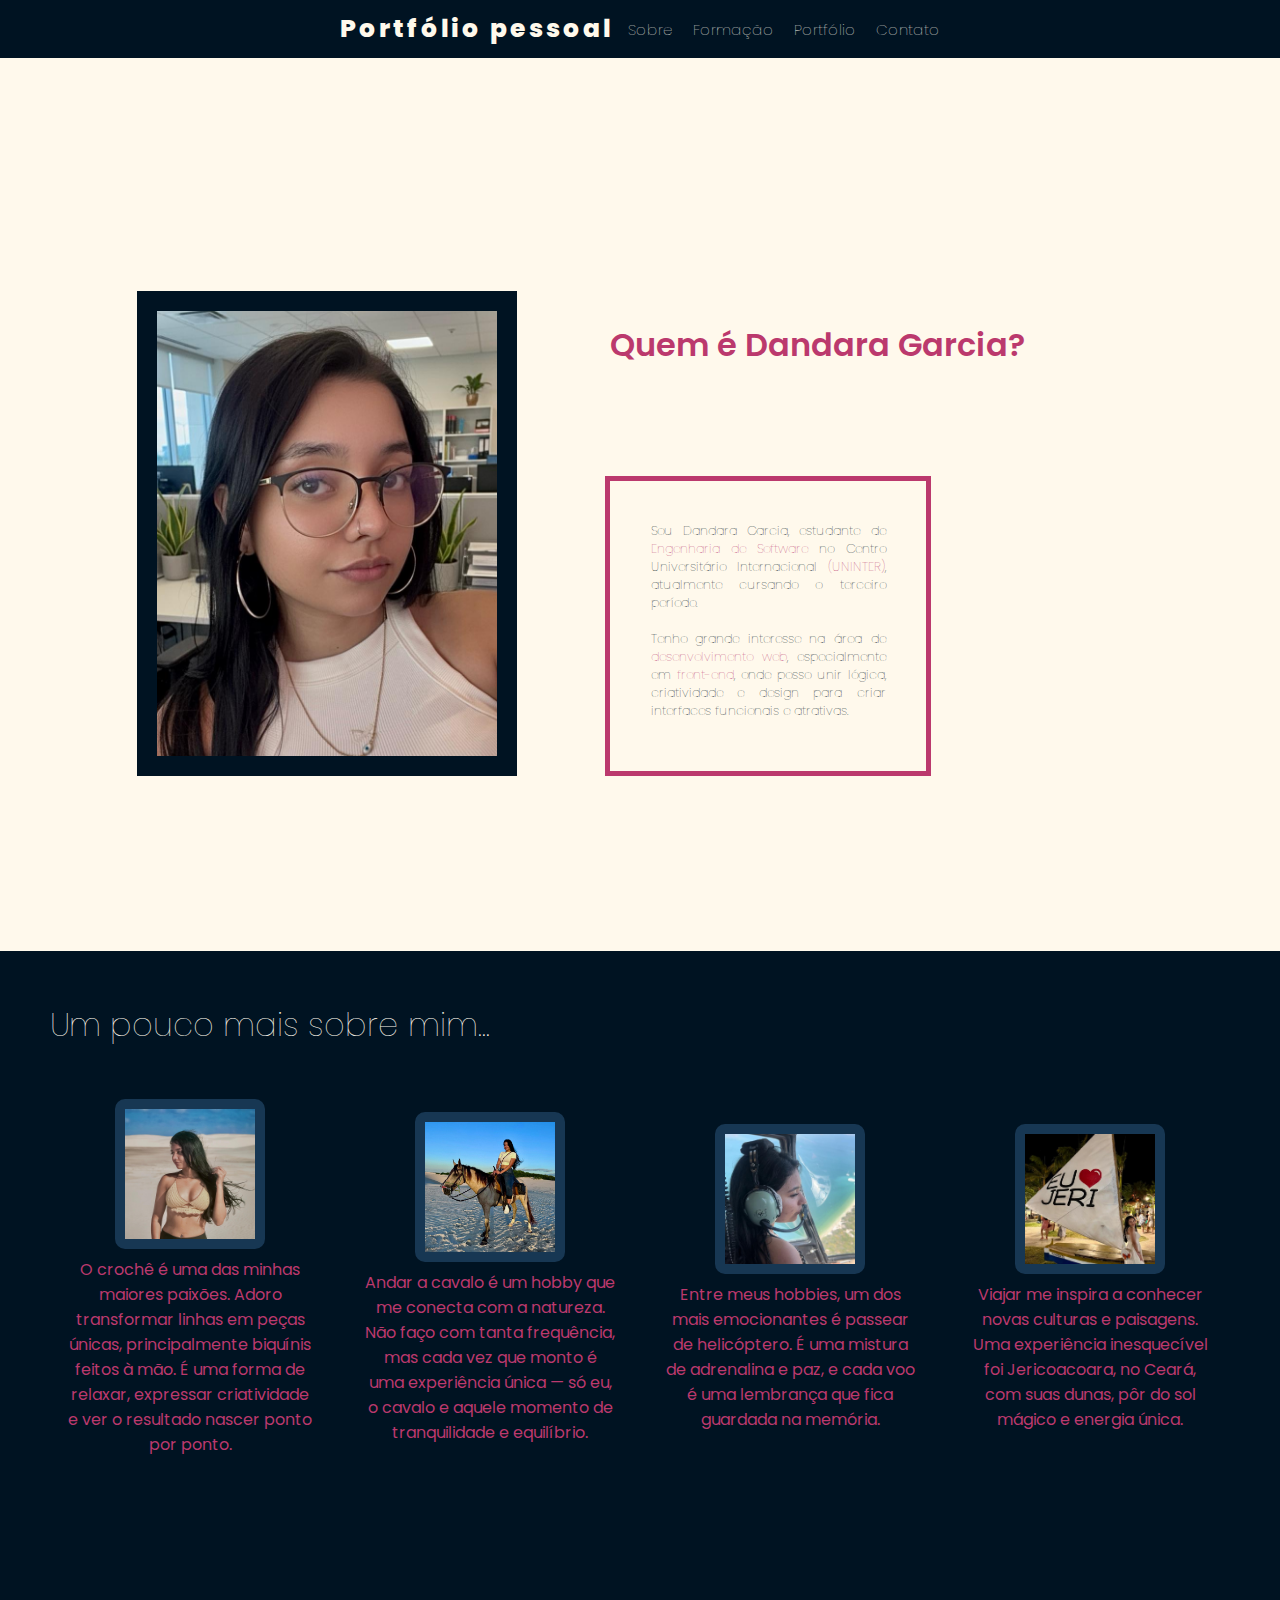
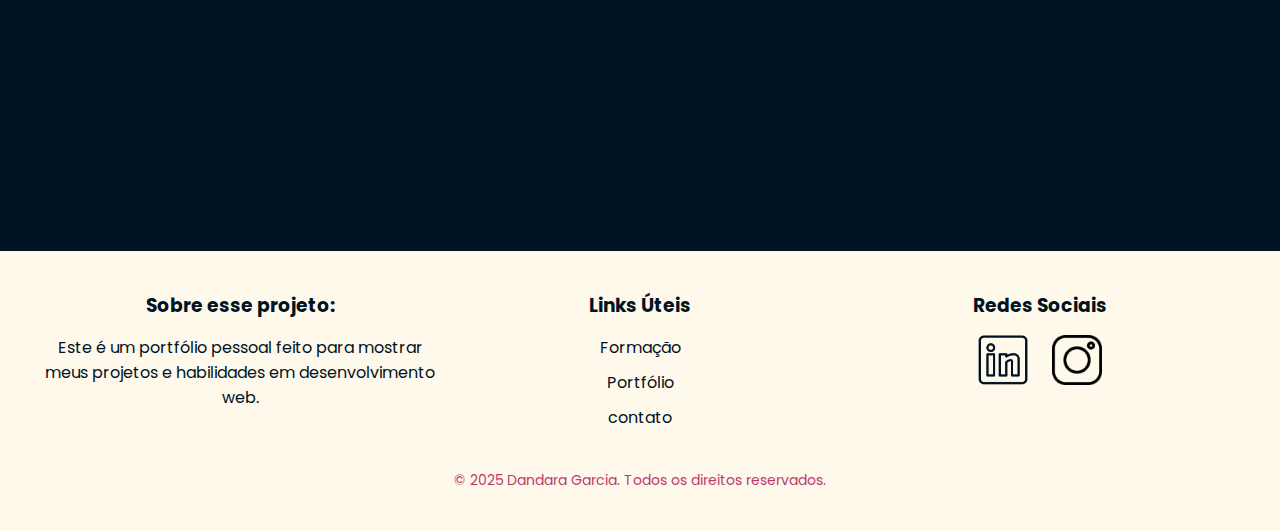
<file: index.html>
<!DOCTYPE html>
<html lang="en">

<head>
    <meta charset="UTF-8">
    <meta name="viewport" content="width=device-width, initial-scale=1.0">
    <title>portifólio pessoal</title>
    <link rel="stylesheet" href="sobre.css">
    <link rel="stylesheet" href="https://fonts.googleapis.com/css?family=Poppins">
</head>

<body>
    
    <header class="topo">
        <nav id="navbar">
            <h1 id="tituloprincipal">Portfólio pessoal</h1>
            <ul id="botoes">
                <li><a href="trabalho_portifolio/index.html">Sobre</a></li>
                <li><a href="trabalho_portifolio/formaca.html">Formação</a></li>
                <li><a href="trabalho_portifolio/portfolio.html">Portfólio</a></li>
                <li><a href="trabalho_portifolio/contato.html">Contato</a></li>
            </ul>
        </nav>
    </header>

    <main>

        <!--sobre mim parte superior-->
        <section id="sobre">

            <div id="imgcodigo"></div>

            <div id="minhafoto"></div>

            <h2 id="h2dan">Quem é <span class="textrosa">Dandara Garcia</span>?</h2>

            <p id="infotext"">Sou Dandara Garcia, estudante de <span class=" textrosa">Engenharia de Software</span> no
                Centro Universitário Internacional <span class="textrosa">(UNINTER)</span>, atualmente cursando o
                terceiro período.<br>
                <br>
                Tenho grande interesse na área de <span class="textrosa">desenvolvimento web</span>, especialmente
                em <span class="textrosa">front-end</span>, onde posso unir lógica, criatividade e design para criar
                interfaces funcionais e atrativas.
            </p>

        </section>

        <!--sobre mim parte inferior-->
        <section>

            <div id="sobre1">

                <div id="div1">

                    <h2 id="umpoucomais">Um pouco mais sobre mim...</h2>

                </div>

                <div class="img4">

                    <ul id="img4">

                        <li>
                            <img class="imgg" src="img_portfolio/imgcroche.jpg" alt="Crochê">
                            <p class="legenda">O crochê é uma das minhas maiores paixões. Adoro
                                transformar linhas em peças únicas, principalmente biquínis feitos
                                à mão. É uma forma de relaxar, expressar criatividade
                                e ver o resultado nascer ponto por ponto. </p>
                        </li>

                        <li>
                            <img class="imgg" src="img_portfolio/imgcavalo.jpg" alt="Cavalo">
                            <p class="legenda">Andar a cavalo é um hobby que me conecta com a natureza.
                                Não faço com tanta frequência, mas cada vez que monto é uma experiência
                                única — só eu, o cavalo e aquele momento de tranquilidade e equilíbrio.</p>
                        </li>

                        <li>
                            <img class="imgg" src="img_portfolio/imgvoo.jpg" alt="Voo">
                            <p class="legenda">Entre meus hobbies, um dos mais emocionantes é passear
                                de helicóptero. É uma mistura de adrenalina e paz, e cada voo é uma
                                lembrança que fica guardada na memória.</p>
                        </li>

                        <li>
                            <img class="imgg" src="img_portfolio/imgjeri.jpg" alt="Jericoacoara">
                            <p class="legenda">Viajar me inspira a conhecer novas culturas e paisagens.
                                Uma experiência inesquecível foi Jericoacoara, no Ceará, com suas dunas,
                                pôr do sol mágico e energia única.</p>
                        </li>

                    </ul>

                </div>


            </div>

        </section>

    </main>

    <footer class="footer">
        <div class="footer-container">
            <div class="footer-section">
                <h3>Sobre esse projeto:</h3>
                <p>Este é um portfólio pessoal feito para mostrar meus projetos e habilidades em desenvolvimento web.
                </p>
            </div>
            <div class="footer-section">
                <h3>Links Úteis</h3>
                <ul>
                    <li><a href="trabalho_portifolio/formacao.html">Formação</a></li>
                    <li><a href="trabalho_portifolio/portfolio.html">Portfólio</a></li>
                    <li><a href="trabalho_portifolio/contato.html">contato</a></li>
                </ul>
            </div>
            <div class="footer-section">
                <h3>Redes Sociais</h3>
                <div class="social-links">
                    <a href="https://www.linkedin.com/in/dandara-garcia-b29231368?utm_source=share&utm_campaign=share_via&utm_content=profile&utm_medium=ios_app ">
                        <img class="logo" src="img_portfolio/icone-linkedin.png" alt="LinkedIn"></a>
                    <a href="https://www.instagram.com/dan_g00_?igsh=MTcyZjRlNnZvaGs0aA%3D%3D&utm_source=qr ">
                        <img class="logo" src="img_portfolio/icone-instagram.png"" alt=" Instagram"></a>
                </div>
            </div>
        </div>
        <p class="footer-copy">© 2025 Dandara Garcia. Todos os direitos reservados.</p>
    </footer>

</body>

</html>
</file>
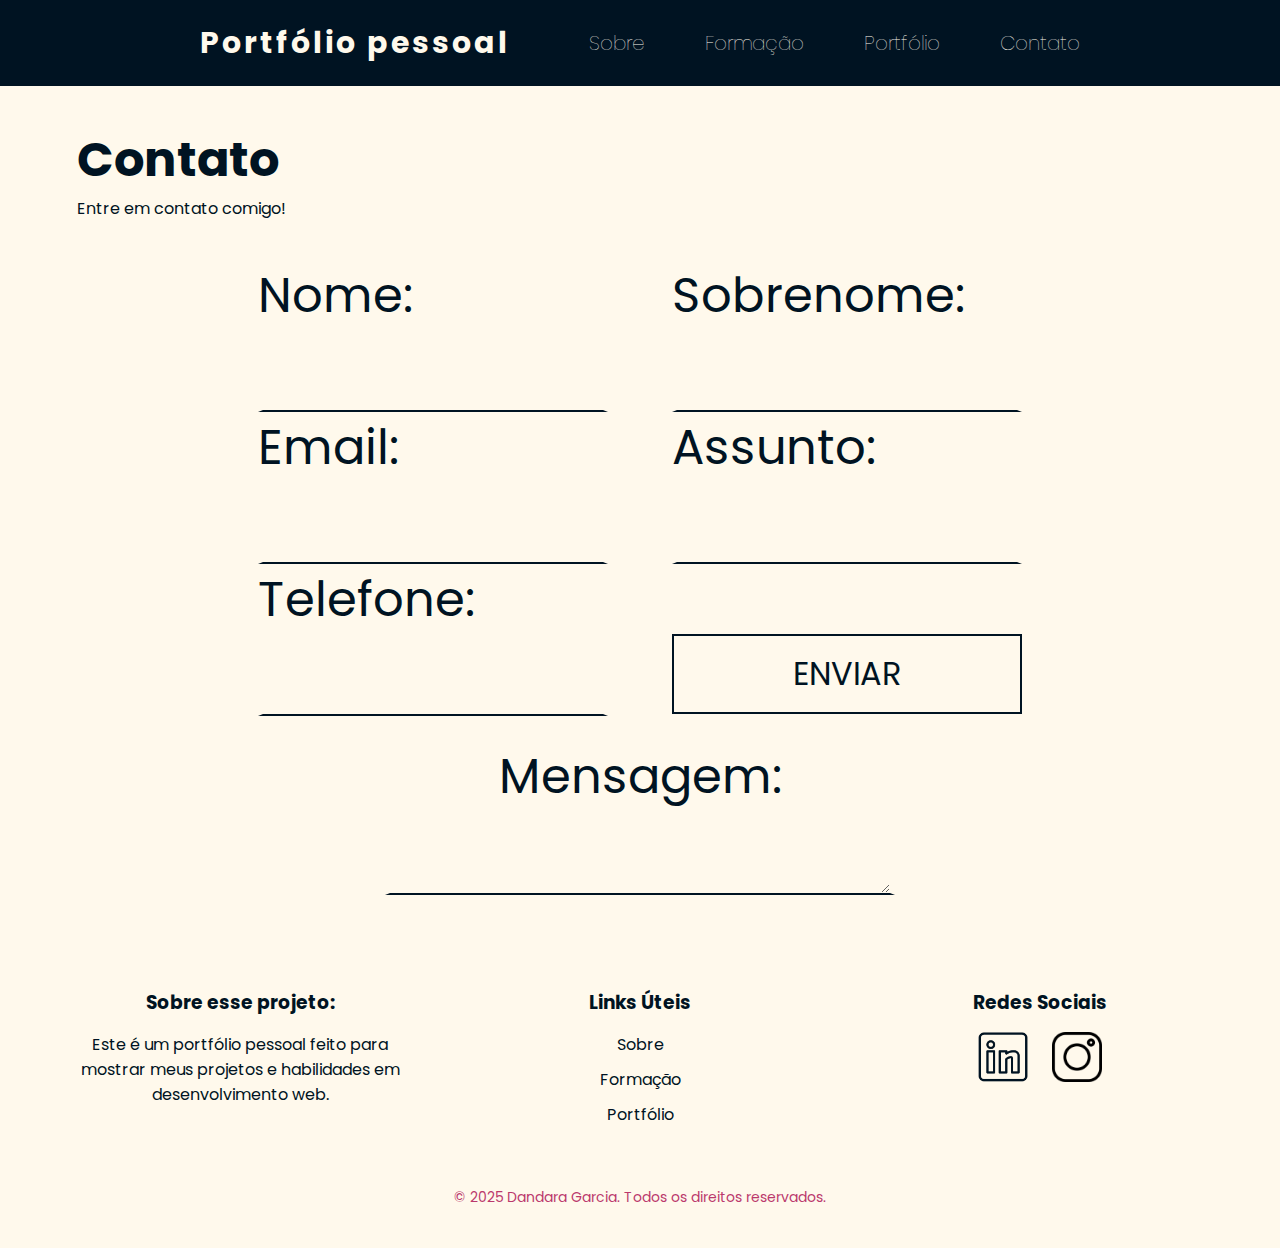
<file: contato.html>
<!DOCTYPE html>
<html lang="en">

<head>
    <meta charset="UTF-8">
    <meta name="viewport" content="width=device-width, initial-scale=1.0">
    <title>portifólio pessoal</title>
    <link rel="shortcut icon" href="img_portfolio/pastaicon.png" type="image/png">
    <link rel="stylesheet" href="contato.css">
    <link rel="stylesheet" href="https://fonts.googleapis.com/css?family=Poppins">

</head>

<body>
    <header class="topo">
        <nav id="navbar">
            <h1 id="tituloprincipal">Portfólio pessoal</h1>
            <ul id="botoes">
                <li><a href="index.html">Sobre</a></li>
                <li><a href="formacao.html">Formação</a></li>
                <li><a href="portfolio.html">Portfólio</a></li>
                <li><a href="contato.html">Contato</a></li>
            </ul>
        </nav>
    </header>



    <main>
        <div id="contatotitulo">
            <h1 id="h1contato">Contato</h1>
            <p id="subtitulo">Entre em contato comigo!</p>
        </div>

        <div id="divprincipal">

            <div class=" divazia" id=" divform">

                <form>
                    <label for="fname">Nome:</label><br>
                    <input type="text" id="fname" name="fname"><br>

                    <label for="email">Email:</label><br>
                    <input type="email" id="email" name="email"><br>

                    <label for="telefone">Telefone:</label><br>
                    <input type="number" id="telefone" name="telefone"" min=" 11" max="11"><br>
                </form>

            </div>

            <div class="divazia" id=" divform2">

                <form>
                    <label for="sobrenome">Sobrenome:</label><br>
                    <input type="text" id="sobrenome" name="sobrenome"><br>

                    <label for="assunto">Assunto:</label><br>
                    <input type="text" id="assunto" name="assunto"><br>

                    <button type="submit">ENVIAR</button>

                </form>

            </div>

        </div>

        <div id="mensagem1">

            <label for="mensagem">Mensagem:</label><br>
            <textarea id="mensagem" name="mensagem" rows="5" cols="40"></textarea><br>

        </div>

    </main>

    <footer class="footer">
        <div class="footer-container">
            <div class="footer-section">
                <h3>Sobre esse projeto:</h3>
                <p>Este é um portfólio pessoal feito para mostrar meus projetos e habilidades em desenvolvimento web.
                </p>
            </div>
            <div class="footer-section">
                <h3>Links Úteis</h3>
                <ul>
                    <li><a href="index.html">Sobre</a></li>
                    <li><a href="formacao.html">Formação</a></li>
                    <li><a href="portfolio.html">Portfólio</a></li>
                </ul>
            </div>
            <div class="footer-section">
                <h3>Redes Sociais</h3>
                <div class="social-links">
                    <a
                        href="https://www.linkedin.com/in/dandara-garcia-b29231368?utm_source=share&utm_campaign=share_via&utm_content=profile&utm_medium=ios_app ">
                        <img class="logo" src="img_portfolio/icone-linkedin.png" alt="LinkedIn"></a>
                    <a href="https://www.instagram.com/dan_g00_?igsh=MTcyZjRlNnZvaGs0aA%3D%3D&utm_source=qr ">
                        <img class="logo" src="img_portfolio/icone-instagram.png"" alt=" Instagram"></a>
                </div>
            </div>
        </div>
        <p class="footer-copy">© 2025 Dandara Garcia. Todos os direitos reservados.</p>
    </footer>

    <!--código javascript pra validar formulário -->
    <script src="contato.js"></script>

</body>


</html>
</file>
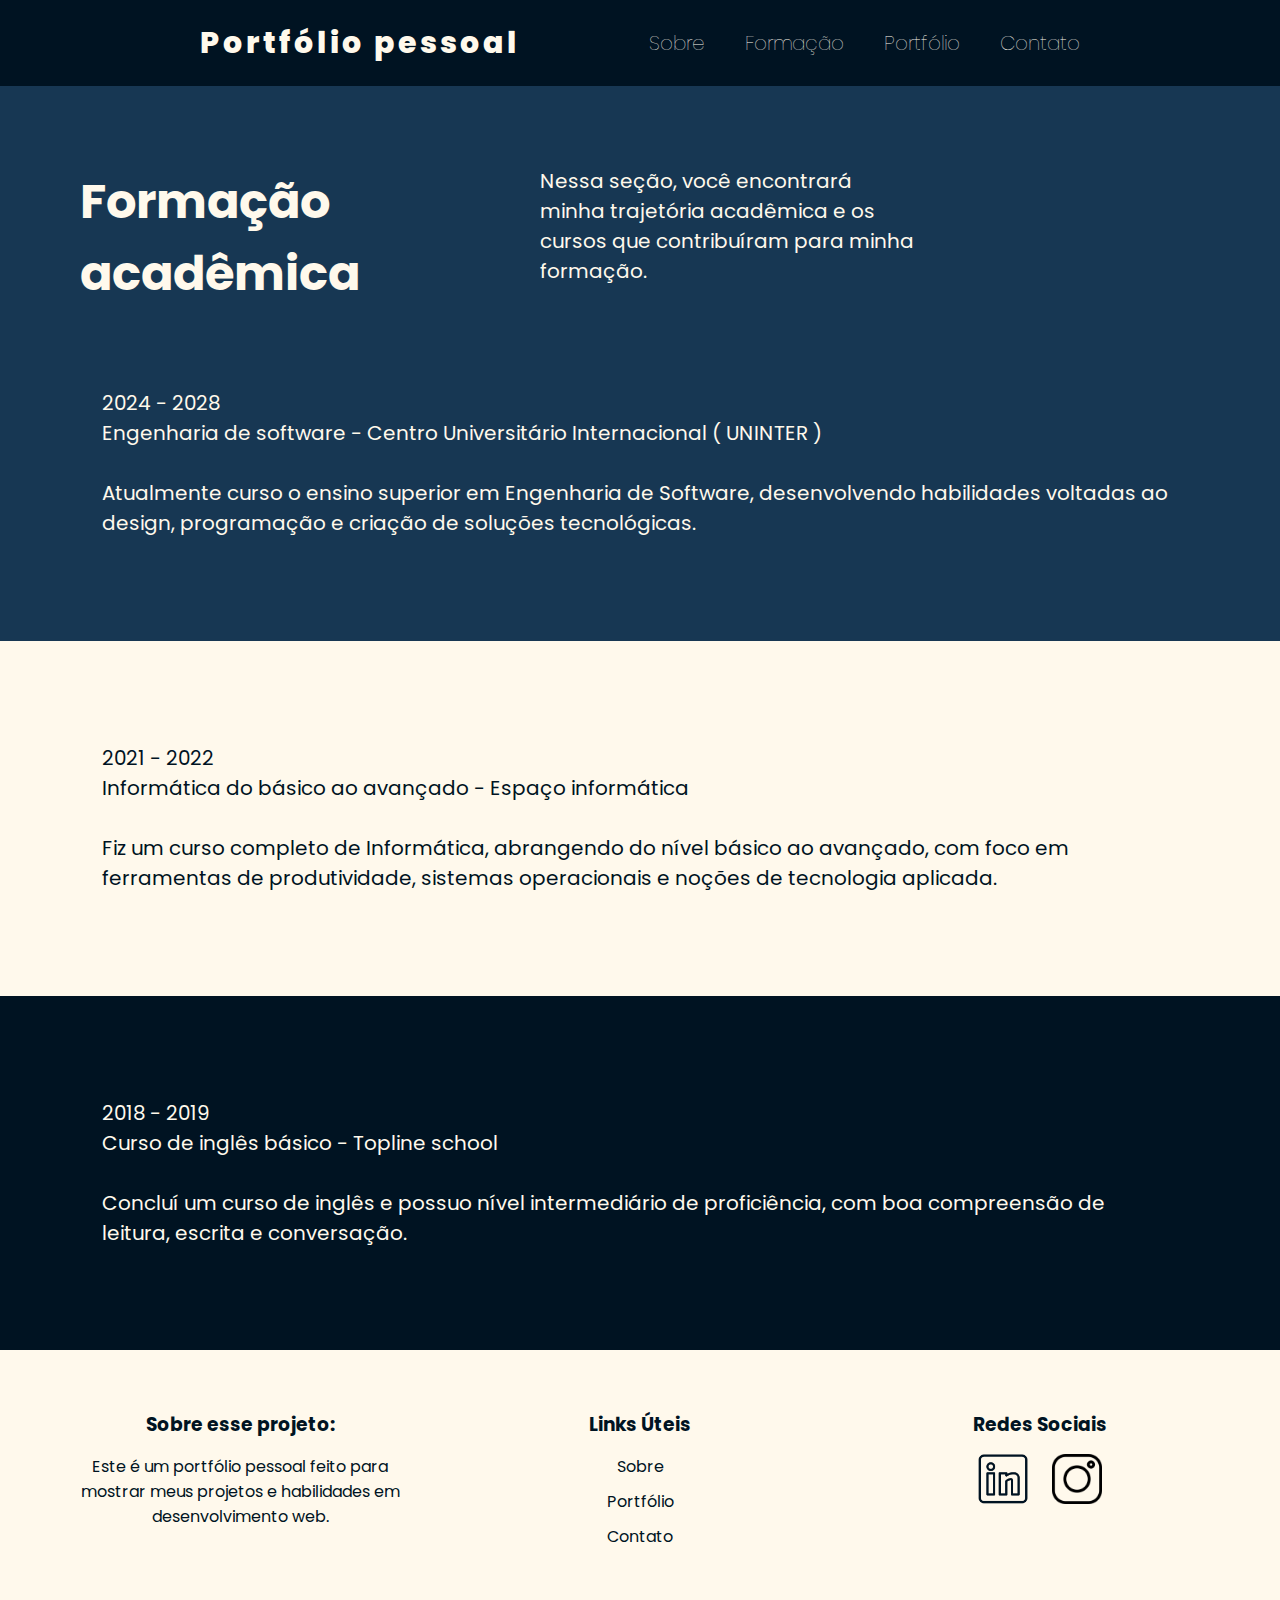
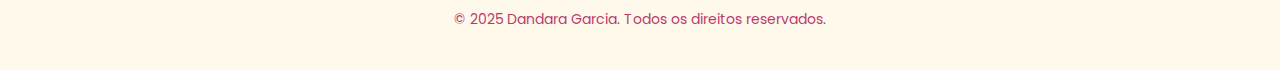
<file: formacao.html>
<!DOCTYPE html>
<html lang="en">

<head>
    <meta charset="UTF-8">
    <meta name="viewport" content="width=device-width, initial-scale=1.0">
    <title>portifólio pessoal</title>
    <link rel="stylesheet" href="formacao.css">
    <link rel="stylesheet" href="https://fonts.googleapis.com/css?family=Poppins">
</head>

<body>
    <header class="topo">
        <nav id="navbar">
            <h1 id="tituloprincipal">Portfólio pessoal</h1>
            <ul id="botoes">
                <li><a href="trabalho_portifolio/sobre.html">Sobre</a></li>
                <li><a href="trabalho_portifolio/formaca.html">Formação</a></li>
                <li><a href="trabalho_portifolio/portfolio.html">Portfólio</a></li>
                <li><a href="trabalho_portifolio/contato.html">Contato</a></li>
            </ul>
        </nav>
    </header>

    <main>

        <section id="top">

            <div id="fundo1">

                <h2>Formação acadêmica</h2>

                <p id="sessao">Nessa seção,
                    você encontrará minha trajetória acadêmica
                    e os cursos que contribuíram para minha formação.</p>

            </div>

            <p class="p" id="p1">2024 - 2028<br>
                Engenharia de software - Centro Universitário Internacional ( UNINTER )<br>
                <br>
                Atualmente curso o ensino superior em Engenharia de Software, desenvolvendo
                habilidades voltadas ao design, programação e criação de soluções tecnológicas.
            </p>

            <p class="p" id="p2">2021 - 2022<br>
                Informática do básico ao avançado - Espaço informática<br>
                <br>
                Fiz um curso completo de Informática, abrangendo do nível básico ao avançado, com foco em ferramentas de
                produtividade, sistemas operacionais e noções de tecnologia aplicada.
            </p>

            <p class="p" id="p3">2018 - 2019<br>
                Curso de inglês básico - Topline school<br>
                <br>
                Concluí um curso de inglês e possuo nível intermediário de proficiência, com boa compreensão de leitura,
                escrita e conversação.
            </p>
        </section>

    </main>

    <footer class="footer">
        <div class="footer-container">
            <div class="footer-section">
                <h3>Sobre esse projeto:</h3>
                <p>Este é um portfólio pessoal feito
                    para mostrar meus projetos e habilidades
                    em desenvolvimento web.
                </p>
            </div>
            <div class="footer-section">
                <h3>Links Úteis</h3>
                <ul>
                    <li><a href="trabalho_portifolio/sobre.html">Sobre</a></li>
                    <li><a href="trabalho_portifolio/portfolio.html">Portfólio</a></li>
                    <li><a href="trabalho_portifolio/contato.html">Contato</a></li>
                </ul>
            </div>
            <div class="footer-section">
                <h3>Redes Sociais</h3>
                <div class="social-links">
                    <a href="https://www.linkedin.com/in/dandara-garcia-b29231368?utm_source=share&utm_campaign=share_via&utm_content=profile&utm_medium=ios_app ">
                        <img class="logo" src="img_portfolio/icone-linkedin.png" alt="LinkedIn"></a>
                    <a href="https://www.instagram.com/dan_g00_?igsh=MTcyZjRlNnZvaGs0aA%3D%3D&utm_source=qr ">
                        <img class="logo" src="img_portfolio/icone-instagram.png"" alt=" Instagram"></a>
                </div>
            </div>
        </div>
        <p class="footer-copy">© 2025 Dandara Garcia. Todos os direitos reservados.</p>
    </footer>
</file>
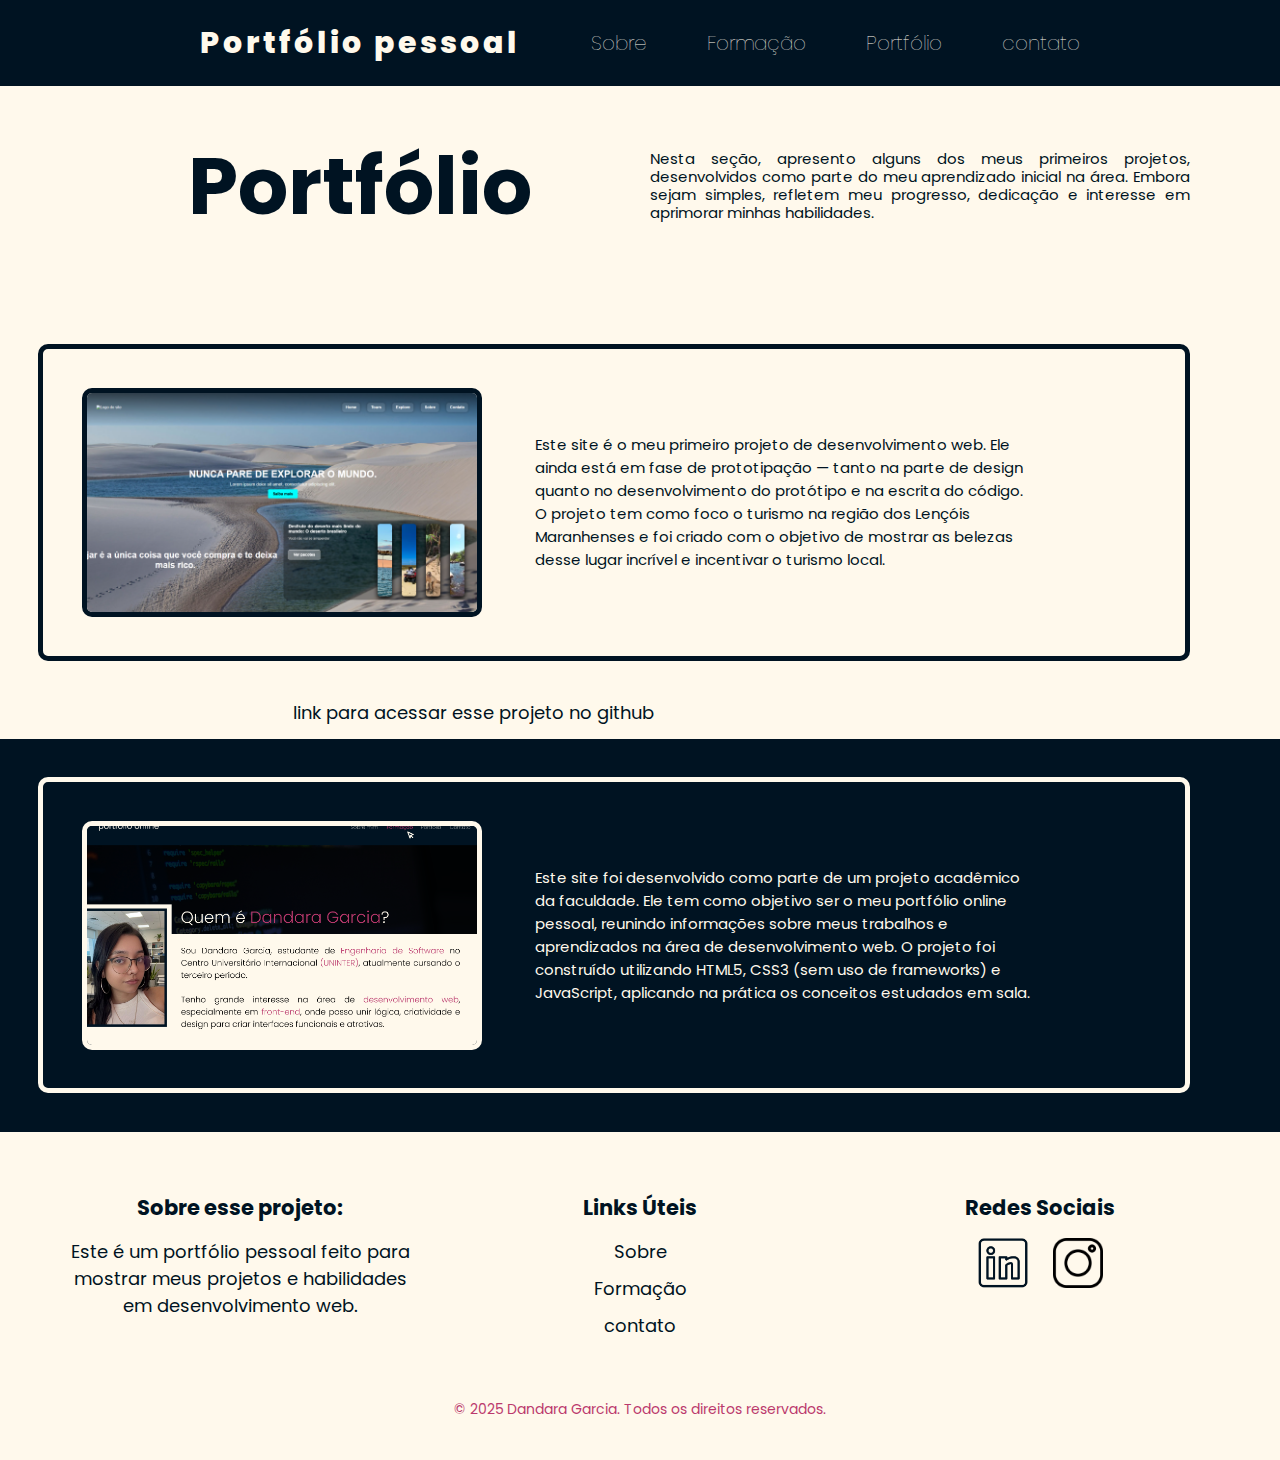
<file: portfolio.html>
<!DOCTYPE html>
<html lang="en">

<head>
    <meta charset="UTF-8">
    <meta name="viewport" content="width=device-width, initial-scale=1.0">
    <title>portifólio pessoal</title>
    <link rel="stylesheet" href="portfolio.css">
    <link rel="stylesheet" href="https://fonts.googleapis.com/css?family=Poppins">
</head>

<body>
    <header class="topo">
        <nav id="navbar">
            <h1 id="tituloprincipal">Portfólio pessoal</h1>
            <ul id="botoes">
                <li><a href="trabalho_portifolio/index.html">Sobre</a></li>
                <li><a href="trabalho_portifolio/formacao.html">Formação</a></li>
                <li><a href="trabalho_portifolio/portfolio.html">Portfólio</a></li>
                <li><a href="trabalho_portifolio/contato.html">contato</a></li>
            </ul>
        </nav>
    </header>



    <main>

        <section>

            <div id="fundo1">

                <h1 id="h1portfolio">Portfólio</h1>

                <p id="sessao">Nesta seção, apresento alguns dos meus primeiros projetos, desenvolvidos como parte do
                    meu aprendizado inicial na área. Embora sejam simples, refletem meu progresso, dedicação e interesse
                    em aprimorar minhas habilidades.
                </p>

            </div>


            <div class="conteiner" id="conteinercima">
                <div  id="conteinercima1">
                    <img class="img" src="img_portfolio/tela1.png" alt="projeto site turismo" id="branca">
                    <p class="textrosa" id="text1">Este site é o meu primeiro projeto de desenvolvimento web. Ele ainda
                        está em fase de prototipação — tanto na parte de design quanto no desenvolvimento do protótipo e
                        na escrita do código. O projeto tem como foco o turismo na região dos Lençóis Maranhenses e foi
                        criado com o objetivo de mostrar as belezas desse lugar incrível e incentivar o turismo local.
                    </p>
                </div>
                <div id="diva">
                    <a href="https://dandaragarcia.github.io/site-turismo/" id="git">link para acessar esse projeto no github</a>
                </div>
            </div>

            <div class="conteiner" id="conteinerbaixo">
                <div id="conteinerbaixo1">
                    <img class="img" src="img_portfolio/tela2.png" alt="projeto site portfólio" id="escura">
                    <p class="textrosa" id="text2">Este site foi desenvolvido como parte de um projeto acadêmico da
                        faculdade. Ele tem como objetivo ser o meu portfólio online pessoal, reunindo informações sobre
                        meus
                        trabalhos e aprendizados na área de desenvolvimento web. O projeto foi construído utilizando
                        HTML5,
                        CSS3 (sem uso de frameworks) e JavaScript, aplicando na prática os conceitos estudados em sala.
                    </p>
                </div>
            </div>



        </section>

    </main>



    <footer class="footer">
        <div class="footer-container">
            <div class="footer-section">
                <h3>Sobre esse projeto:</h3>
                <p>Este é um portfólio pessoal feito
                    para mostrar meus projetos e habilidades
                    em desenvolvimento web.
                </p>
            </div>
            <div class="footer-section">
                <h3>Links Úteis</h3>
                <ul>
                    <li><a href="trabalho_portifolio/index.html">Sobre</a></li>
                    <li><a href="trabalho_portifolio/formacao.html">Formação</a></li>
                    <li><a href="trabalho_portifolio/contato.html">contato</a></li>
                </ul>
            </div>
            <div class="footer-section">
                <h3>Redes Sociais</h3>
                <div class="social-links">
                    <a href="https://www.linkedin.com/in/dandara-garcia-b29231368?utm_source=share&utm_campaign=share_via&utm_content=profile&utm_medium=ios_app ">
                        <img class="logo" src="img_portfolio/icone-linkedin.png" alt="LinkedIn"></a>
                    <a href="https://www.instagram.com/dan_g00_?igsh=MTcyZjRlNnZvaGs0aA%3D%3D&utm_source=qr ">
                        <img class="logo" src="img_portfolio/icone-instagram.png"" alt=" Instagram"></a>
                </div>
            </div>
        </div>
        <p class="footer-copy">© 2025 Dandara Garcia. Todos os direitos reservados.</p>
    </footer>
</file>
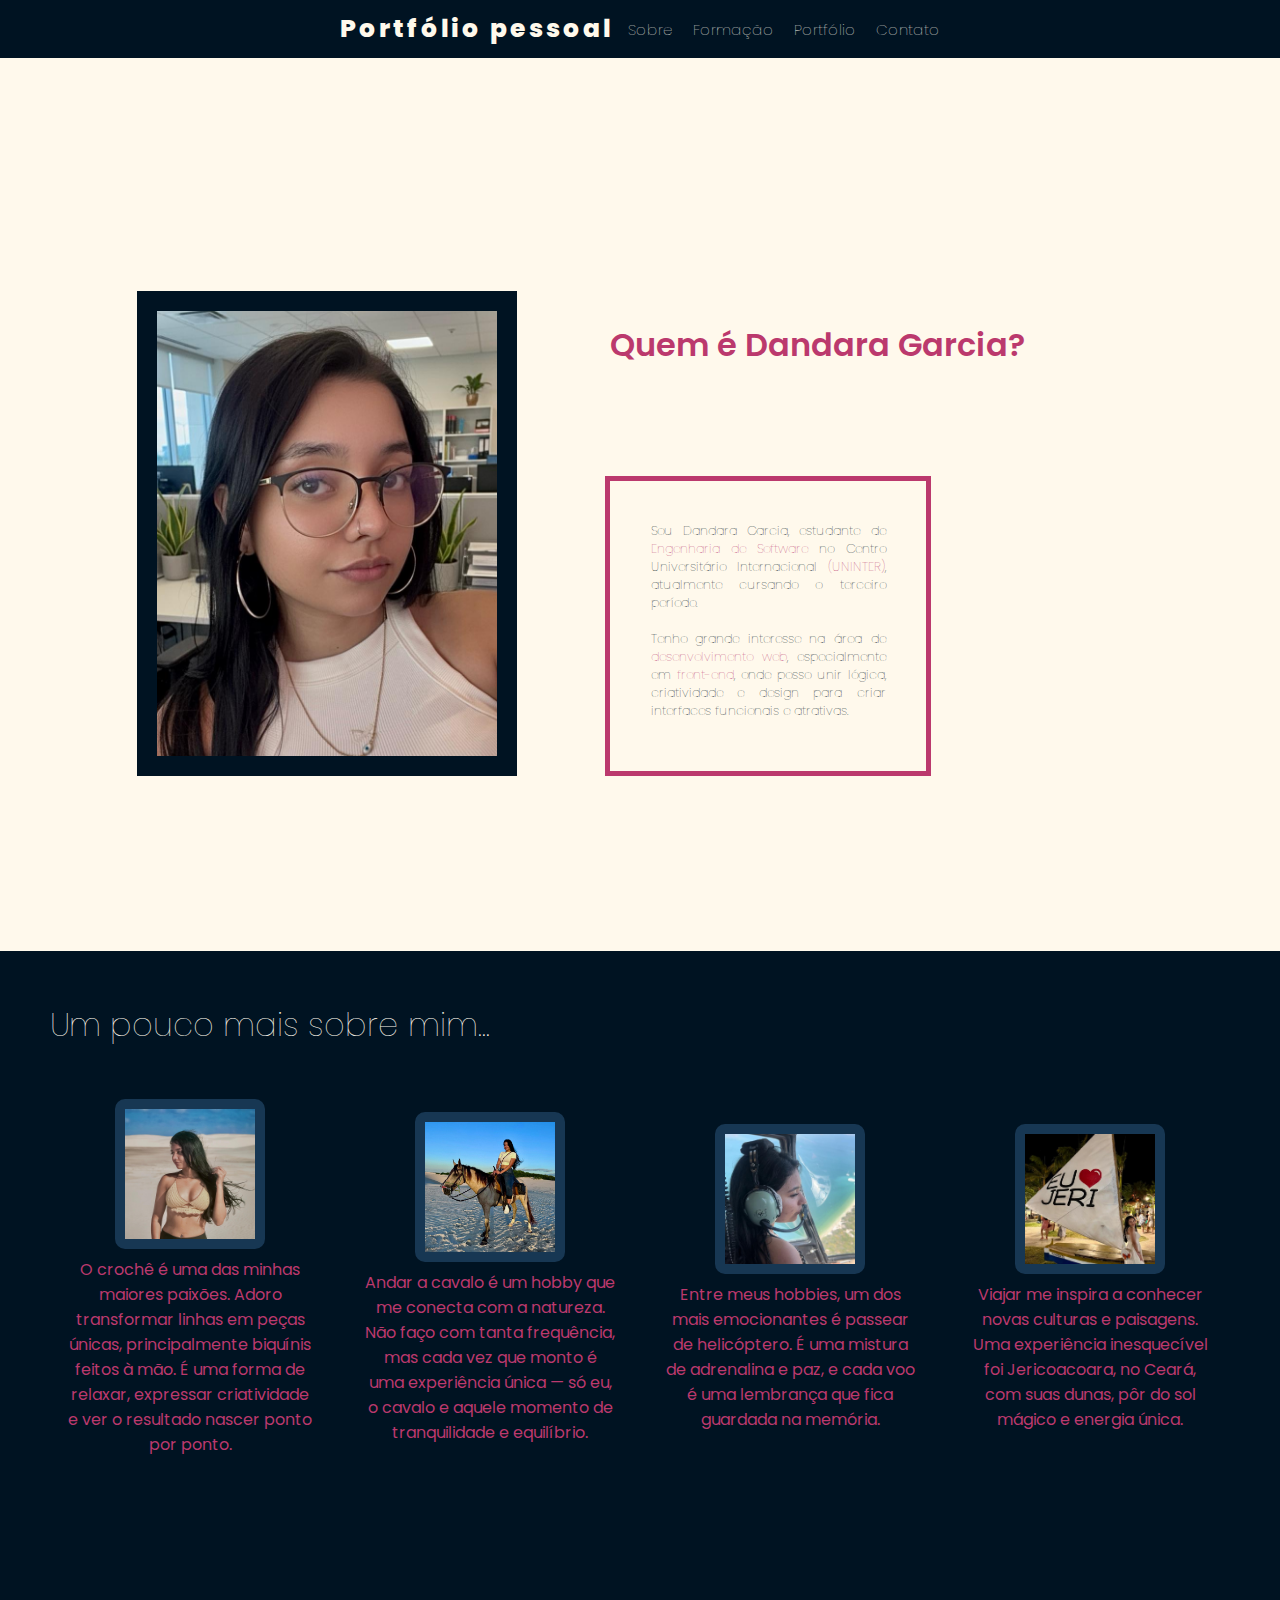
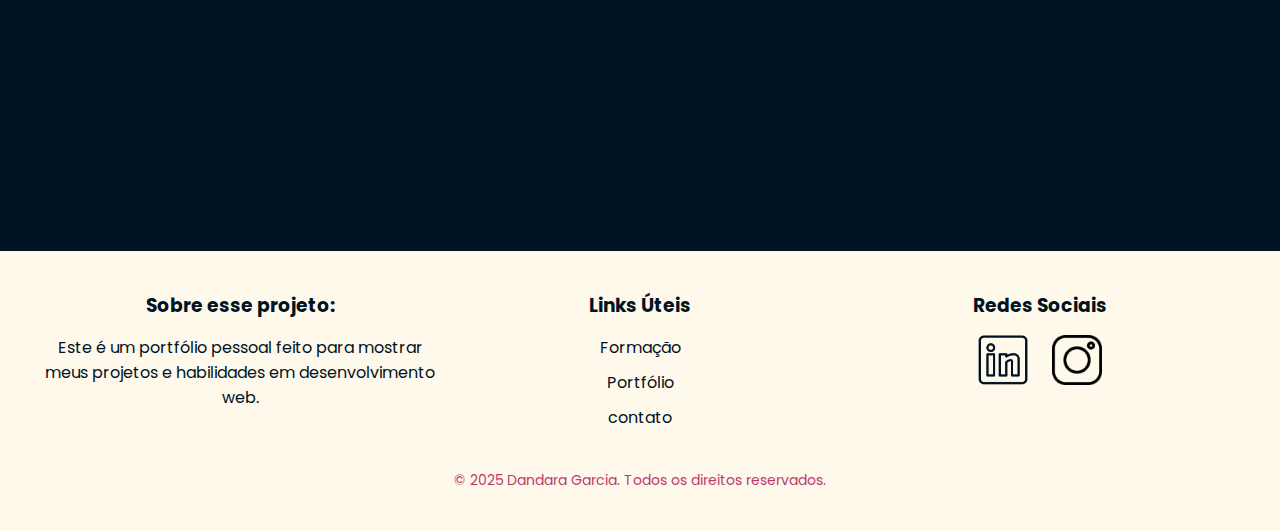
<file: sobre.html>
<!DOCTYPE html>
<html lang="en">

<head>
    <meta charset="UTF-8">
    <meta name="viewport" content="width=device-width, initial-scale=1.0">
    <title>portifólio pessoal</title>
    <link rel="stylesheet" href="sobre.css">
    <link rel="stylesheet" href="https://fonts.googleapis.com/css?family=Poppins">
</head>

<body>
    
    <header class="topo">
        <nav id="navbar">
            <h1 id="tituloprincipal">Portfólio pessoal</h1>
            <ul id="botoes">
                <li><a href="trabalho_portifolio/sobre.html">Sobre</a></li>
                <li><a href="trabalho_portifolio/formaca.html">Formação</a></li>
                <li><a href="trabalho_portifolio/portfolio.html">Portfólio</a></li>
                <li><a href="trabalho_portifolio/contato.html">Contato</a></li>
            </ul>
        </nav>
    </header>

    <main>

        <!--sobre mim parte superior-->
        <section id="sobre">

            <div id="imgcodigo"></div>

            <div id="minhafoto"></div>

            <h2 id="h2dan">Quem é <span class="textrosa">Dandara Garcia</span>?</h2>

            <p id="infotext"">Sou Dandara Garcia, estudante de <span class=" textrosa">Engenharia de Software</span> no
                Centro Universitário Internacional <span class="textrosa">(UNINTER)</span>, atualmente cursando o
                terceiro período.<br>
                <br>
                Tenho grande interesse na área de <span class="textrosa">desenvolvimento web</span>, especialmente
                em <span class="textrosa">front-end</span>, onde posso unir lógica, criatividade e design para criar
                interfaces funcionais e atrativas.
            </p>

        </section>

        <!--sobre mim parte inferior-->
        <section>

            <div id="sobre1">

                <div id="div1">

                    <h2 id="umpoucomais">Um pouco mais sobre mim...</h2>

                </div>

                <div class="img4">

                    <ul id="img4">

                        <li>
                            <img class="imgg" src="img_portfolio/imgcroche.jpg" alt="Crochê">
                            <p class="legenda">O crochê é uma das minhas maiores paixões. Adoro
                                transformar linhas em peças únicas, principalmente biquínis feitos
                                à mão. É uma forma de relaxar, expressar criatividade
                                e ver o resultado nascer ponto por ponto. </p>
                        </li>

                        <li>
                            <img class="imgg" src="img_portfolio/imgcavalo.jpg" alt="Cavalo">
                            <p class="legenda">Andar a cavalo é um hobby que me conecta com a natureza.
                                Não faço com tanta frequência, mas cada vez que monto é uma experiência
                                única — só eu, o cavalo e aquele momento de tranquilidade e equilíbrio.</p>
                        </li>

                        <li>
                            <img class="imgg" src="img_portfolio/imgvoo.jpg" alt="Voo">
                            <p class="legenda">Entre meus hobbies, um dos mais emocionantes é passear
                                de helicóptero. É uma mistura de adrenalina e paz, e cada voo é uma
                                lembrança que fica guardada na memória.</p>
                        </li>

                        <li>
                            <img class="imgg" src="img_portfolio/imgjeri.jpg" alt="Jericoacoara">
                            <p class="legenda">Viajar me inspira a conhecer novas culturas e paisagens.
                                Uma experiência inesquecível foi Jericoacoara, no Ceará, com suas dunas,
                                pôr do sol mágico e energia única.</p>
                        </li>

                    </ul>

                </div>


            </div>

        </section>

    </main>

    <footer class="footer">
        <div class="footer-container">
            <div class="footer-section">
                <h3>Sobre esse projeto:</h3>
                <p>Este é um portfólio pessoal feito para mostrar meus projetos e habilidades em desenvolvimento web.
                </p>
            </div>
            <div class="footer-section">
                <h3>Links Úteis</h3>
                <ul>
                    <li><a href="trabalho_portifolio/formacao.html">Formação</a></li>
                    <li><a href="trabalho_portifolio/portfolio.html">Portfólio</a></li>
                    <li><a href="trabalho_portifolio/contato.html">contato</a></li>
                </ul>
            </div>
            <div class="footer-section">
                <h3>Redes Sociais</h3>
                <div class="social-links">
                    <a href="https://www.linkedin.com/in/dandara-garcia-b29231368?utm_source=share&utm_campaign=share_via&utm_content=profile&utm_medium=ios_app ">
                        <img class="logo" src="img_portfolio/icone-linkedin.png" alt="LinkedIn"></a>
                    <a href="https://www.instagram.com/dan_g00_?igsh=MTcyZjRlNnZvaGs0aA%3D%3D&utm_source=qr ">
                        <img class="logo" src="img_portfolio/icone-instagram.png"" alt=" Instagram"></a>
                </div>
            </div>
        </div>
        <p class="footer-copy">© 2025 Dandara Garcia. Todos os direitos reservados.</p>
    </footer>

</body>

</html>
</file>
<file: sobre.css>
* {
  margin: 0;
  padding: 0;
  box-sizing: border-box;
}

body {
  font-family: 'Poppins', monospace, sans-serif;
  font-style: normal;
  background-color: #fff9ec;
  color: #222;
}

/* header*/
.topo {
  width: 100%;
  background-color: #001322;
  padding: 20px 200px;
  position: sticky;
  /* Fica fixo no topo ao rolar a página */
  top: 0px;
  z-index: 5000;
}

/*  NAV  */
#navbar {
  display: flex;
  /* pra ficar um do lado do outro */
  justify-content: space-between;
  /* pra o h1 ficar na esquerda e os botôes na direita */
  align-items: center;
}

#tituloprincipal {
  font-weight: 800;
  color: #fff9ec;
  font-size: 30px;
  letter-spacing: 3px;
}

#navbar ul {
  list-style: none;
  /* pra n ficar a bolinha das listas n ordenadas*/
  display: flex;
  /* fica um do lado do outro*/
  gap: 60px;
  /* Espaçamento entre os botoes */
}

/* LINKS  */
#navbar a {
  text-decoration: none;
  color: #fff9ec;
  font-weight: 100;
  font-size: 20px;
  position: static;
}

#navbar a:hover {
  transition: all 0.2s linear;
  color: #BB396D;
}

/* ate aqui foi só a configuração da NAV, agora o resto
são as seções com conteúdo */


/* tela de img do codigo de fundo, minha foto e texto 
apresentativo sobre mim*/
#sobre {
  /*section class=sobre mim parte superior*/
  display: grid;
  grid-template-columns: 137px 380px 88px 816px 254px 230px;
  grid-template-rows: 233px 25px 70px 45px 45px 300px 25px 150px;
  background-color: #fff9ec;
  z-index: 1;
}

#imgcodigo {
  /*div*/
  background-image: url("img_portfolio/codigopng.png");
  background-size: cover;
  background-position: top;
  grid-column: 1 / 7;
  grid-row: 1 /5;
  width: 100%;
  height: 100%;
  z-index: 2;
}

#minhafoto {
  outline: 40px solid #fff9ec;
  border: 10px solid #001322;
  background-image: url("img_portfolio/img1.jpg");
  background-size: cover;
  background-position: center 20%;
  background-repeat: no-repeat;
  grid-column: 2 / 2;
  grid-row: 2/7;
  width: 100%;
  height: 100%;
  z-index: 3;
}

/*algumas palavras nos textos ficam rosa*/
.textrosa {
  color: #BB396D;
}


#h2dan {
  text-align: left;
  font-size: 3vw;
  font-weight: 600;
  color: #fff9ec;
  grid-column: 4 / 4;
  grid-row: 3/3;
  z-index: 3;
}


#infotext {
  text-align: justify;
  font-size: 23px;
  font-family: 'Poppins', monospace, sans-serif;
  font-weight: 100;
  color: #001322;
  grid-column: 4 / 4;
  grid-row: 6/6;
  z-index: 3;
}

/* ate aqui foi a tela de img do codigo de fundo, minha foto e texto 
apresentativo sobre mim*/

/*um pouco mais sobre mim e fotos de hobbies com elegenda ao efeito hover*/

#sobre1 {
  background-color: #001322;
  height: 900px;
}

#div1 {
  display: flex;
  background-color: #001322;
  justify-content: flex-start;
}


/*texto um pouco mais sobre mim...*/
#umpoucomais {
  padding: 90px;
  color: #fff9ec;
  font-size: 200%;
  font-weight: 100;
  width: 100%;

}

/*4 imagens dos meus hobbies*/

#img4 {
  display: flex;
  justify-content: center;
  align-items: center;
  gap: 80px;
  list-style: none;
  flex-wrap: wrap;
  padding: 0px;
  margin: 0px;
}


.img4 li {
  display: flex;
  flex-direction: column;
  /* Coloca a imagem em cima e o texto embaixo */
  align-items: center;
  /* Centraliza tudo no eixo horizontal */
}

.img4 img {
  border: 10px solid #173753;
  width: 300px;
  /* Tamanho da imagem */
  height: auto;
  border-radius: 10px;
  /* Bordas arredondadas (opcional) */
}

.img4 p {
  background-color: #001322;
  width: 300px;
  margin-top: 8px;
  /* Espaço entre a imagem e o texto */
  font-size: 16px;
  text-align: center;
  color: #BB396D;
}

/* footer o "pé" do site */

.footer {
  background-color: #fff9ec;
  /* Fundo escuro */
  color: #001322;
  /* Texto branco */
  padding: 40px 20px;
  /* Espaçamento interno */
  text-align: center;
}

.footer-container {
  display: flex;
  flex-wrap: wrap;
  /* Permite quebra de linha em telas pequenas */
  justify-content: space-around;
  max-width: 1200px;
  margin: 0 auto;
}

.footer-section {
  flex: 1 1 250px;
  /* Cada seção ocupa pelo menos 250px */
  margin: 20px;
}

.footer-section h3 {
  margin-bottom: 15px;
}

.footer-section ul {
  list-style: none;
  padding: 0;
}

.footer-section ul li {
  margin-bottom: 10px;
}

.footer-section a {
  color: #001322;
  text-decoration: none;
  transition: color 0.3s;
}

.footer-section a:hover {
  color: #BB396D;
  /* Cor de destaque ao passar o mouse */
}

.social-links a {
  margin: 0 10px;
  display: inline-block;
}

.logo {
  width: 50px;
}

.footer-copy {
  margin-top: 30px;
  font-size: 14px;
  color: #BB396D;
}

/*para desktops menores*/



@media (min-width: 901px) and (max-width: 1600px) {



  .topo {
    padding: 10px 20px;
    height: fit-content;
  }

  #navbar {
    gap: 15px;
    justify-content: center;
    /* Centraliza para melhor ajuste */
  }

  #navbar ul {
    gap: 20px;
    /* Espaçamento médio */
  }

  #tituloprincipal {
    font-size: 25px;
    /* Fonte menor que desktop */
  }

  #navbar a {
    font-size: 15px;
    /* Fonte menor */
  }

  #minhafoto {
    border:20px solid #001322;
    width: auto;
    height: 100%;
  }

  #sobre {
    overflow: hidden;
    width: 100%;
    /*section class=sobre mim parte superior*/
    display: grid;
    grid-template-columns: (24, 1fr);
    grid-template-rows: 233px 25px 70px 45px 45px 300px 25px 150px;
    background-color: #fff9ec;
    z-index: 1;
  }

  #imgcodigo {
    display: none;
  }


  #h2dan {
    white-space: normal;
    word-wrap: break-word;
    overflow-wrap: break-word;
    width: fit-content;
    color: #BB396D;
    padding: 5px;
    font-size: 200%;
    /* Ajusta tamanho */

  }

  #infotext {
    border:5px solid #BB396D;
    width: 40%;
    text-wrap: wrap;
    font-size: 80%;
    padding: 5%;

  }

  #umpoucomais {
    font-size: 200%;
    /* Fonte menor */
    padding: 50px;
  }

  #img4 {
    height: fit-content;
    flex-wrap: wrap;
    gap: 50px;
    /* Espaçamento médio */
  }

  .img4 img {
    width: 150px;
    /* Imagens menores */
  }

  .img4 p {

    width: 250px;
  }


  .footer-container {
    flex-wrap: wrap;
    justify-content: center;
    /* Centraliza seções */
  }

  .footer-section {
    margin: 0px;
  }
}

/*o nome quem é dandara não tava quebrando*/

@media (min-width: 901px) and (max-width: 1030px) {

  #h2dan {
    width: fit-content;
    width: 50%;
    white-space: normal;
    word-wrap: break-word;
    overflow-wrap: break-word;
    padding: 1px;
    color: #BB396D;
    font-size: 200%;
  }

}

/* Estilos para telas de 501px a 900px (tablets) */



@media (min-width: 501px) and (max-width: 900px) {

  body {
    min-height: fit-content;
    display: flex;
    flex-direction: column;
    justify-content: flex-start;
    align-items: center;
  }

  main {
    flex: 1;
  }

  .topo {
    padding: 10px 20px;
    height: fit-content;
  }

  #navbar {
    gap: 15px;
    justify-content: center;
    /* Centraliza para melhor ajuste */
  }

  #navbar ul {
    gap: 20px;
    /* Espaçamento médio */
  }

  #tituloprincipal {
    font-size: 25px;
    /* Fonte menor que desktop */
  }

  #navbar a {
    font-size: 15px;
    /* Fonte menor */
  }

  #sobre {
    display: flex;
    justify-content: center;
    align-items: center;
    flex-direction: column;
    height: auto;

  }

  #imgcodigo {
    display: none;
    /* Ocupa as 3 colunas */
  }

  #minhafoto {

    width: 50%;
    height: 500px;
  }

  #h2dan {
    color: #BB396D;
    font-size: 250%;
    /* Ajusta tamanho */

  }

  #infotext {
    font-size: 20px;
    /* Fonte menor */
    padding: 5%;
  }

  #umpoucomais {
    font-size: 200%;
    /* Fonte menor */
    padding: 50px;
  }

  #img4 {
    height: fit-content;

    gap: 50px;
    /* Espaçamento médio */
  }

  .img4 img {
    width: 150px;
    /* Imagens menores */
  }

  .img4 p {

    width: 250px;
  }


  .footer-container {
    justify-content: center;
    /* Centraliza seções */
  }

  .footer-section {
    margin: 0px;
  }
}





/* Estilos para celular */





@media (max-width: 500px) {
  body {
    background-color: #001322;
    /* Mantém o tema original */
    color: #222;
    /* Mantém o tema original */
  }

  .topo {
    padding: 10px;
    /* Reduz padding para economizar espaço */
    width: 100%;
  }

  #navbar {
    flex-direction: column;
    align-items: center;
  }

  #tituloprincipal {
    font-size: 20px;
    /* Fonte menor */
    letter-spacing: 1px;
  }

  #navbar ul {
    flex-direction: column;
    gap: 10px;
    /* Espaçamento menor */
  }

  #navbar a {
    font-size: 15px;
  }

  #sobre {
    display: flex;
    flex-direction: column;
    align-items: center;
    padding: 10px;
    height: auto;
    /* Ajusta automaticamente */
  }

  #imgcodigo {
    display: none;
    /* Esconde o fundo para simplificar */
  }

  #minhafoto {
    width: 50%;
    /* Maior visibilidade */
    height: 300px;
    /* Mantém proporcional */
    border: 5px solid #001322;
    /* Bordas menores */
  }

  #h2dan {
    color: #BB396D;
    font-size: 20px;
    /* Fonte menor */
    text-align: center;
  }

  #infotext {
    font-size: 16px;
    /* Fonte menor */
    text-align: center;
    /* Centraliza para melhor leitura */
    width: 90%;
    /* Evita overflow */
  }

  #sobre1 {
    height: auto;
    /* Não fixa altura */
  }

  #umpoucomais {
    font-size: 120%;
    /* Fonte menor */
    padding: 20px;
  }

  #img4 {
    flex-direction: column;
    gap: 20px;
  }

  .img4 img {
    width: 100%;
    /* Responsiva */
    max-width: 300px;
    /* Limite para não distorcer */
  }

  .img4 p {
    width: 100%;
    max-width: 300px;
  }

  .footer-container {
    flex-direction: column;
    align-items: center;
  }

  .footer-section {
    width: 100%;
    /* Ocupa toda a largura */
    margin: 10px 0;
  }
}
</file>
<file: contato.css>
* {
    margin: 0;
    padding: 0;
    box-sizing: border-box;
}

body {
    font-family: 'Poppins', monospace, sans-serif;
    font-style: normal;
    background-color: #001322;
    color: #222;
}

/* header*/
.topo {
    background-color: #001322;
    padding: 20px 200px;
    position: sticky;
    /* Fica fixo no topo ao rolar a página */
    top: 0px;
    z-index: 5000;
}

/*  NAV  */
#navbar {
    display: flex;
    /* pra ficar um do lado do outro */
    justify-content: space-between;
    /* pra o h1 ficar na esquerda e os botôes na direita */
    align-items: center;
    gap: 3%;
}

#tituloprincipal {
    font-weight: 800px;
    color: #fff9ec;
    font-size: 30px;
    letter-spacing: 3px;
}

#navbar ul {
    list-style: none;
    /* pra n ficar a bolinha das listas n ordenadas*/
    display: flex;
    /* fica um do lado do outro*/
    gap: 60px;
    /* Espaçamento entre os botoes */
}

/* LINKS  */
#navbar a {
    text-decoration: none;
    color: #fff9ec;
    font-weight: 100;
    font-size: 20px;
    position: static;
}

#navbar a:hover {
    transition: all 0.2s linear;
    color: #BB396D;
}

/* ate aqui foi só a configuração da NAV, agora o resto
são as seções com conteúdo */


/*personalizaçaõ do formulário*/
main {
    color: #001322;
    background-color: #fff9ec;
    width: 100%;
    height: fit-content;
}

#contatotitulo {
    margin-left: 3%;
    padding: 3%;
}

#h1contato {

    width: fit-content;
    font-size: 300%;
}

#subtitulo {

    font-size: 100%;
    width: fit-content;
}

#divprincipal {
    gap: 5%;
    display: flex;
    justify-content: center;


}

textarea {
    width: 510px;
    background-color: #fff9ec;
    border: 5px solid #fff9ec;
    border-bottom: 2px solid #001322;
}

input {
    width: 100%;
    background-color: #fff9ec;
    width: 350px;
    height: 80px;
    border: 5px solid #fff9ec;
    border-bottom: 2px solid #001322;
}

input:hover {
    border: 2px solid #001322
}

textarea:hover {
    border: 2px solid #001322
}

label {

    font-size: 300%;

}

#mensagem1 {
    padding: 2%;
    display: block;
    text-align: center;
}

button {
    font-family: 'Poppins', monospace, sans-serif;
    margin-top: 70px;
    width: 350px;
    height: 80px;
    font-size: 200%;
    border: 2px solid #001322;
    background-color: #fff9ec;
    color: #001322;
    transition: all 0.5s ease;
}

button:hover {
    border: 5px solid #BB396D;
    background-color: #BB396D;
    color: #fff9ec;
}


/* footer o "pé" do site */
.footer {
    background-color: #fff9ec;
    /* Fundo escuro */
    color: #001322;
    /* Texto branco */
    padding: 40px 20px;
    /* Espaçamento interno */
    text-align: center;
}

.footer-container {
    display: flex;
    flex-wrap: wrap;
    /* Permite quebra de linha em telas pequenas */
    justify-content: space-around;
    max-width: 1200px;
    margin: 0 auto;
}

.footer-section {
    flex: 1 1 250px;
    /* Cada seção ocupa pelo menos 250px */
    margin: 20px;
}

.footer-section h3 {
    margin-bottom: 15px;
}

.footer-section ul {
    list-style: none;
    padding: 0;
}

.footer-section ul li {
    margin-bottom: 10px;
}

.footer-section a {
    color: #001322;
    text-decoration: none;
    transition: color 0.3s;
}

.footer-section a:hover {
    color: #BB396D;
    /* Cor de destaque ao passar o mouse */
}

.social-links a {
    margin: 0 10px;
    display: inline-block;
}

.logo {
    width: 50px;
}

.footer-copy {
    margin-top: 30px;
    font-size: 14px;
    color: #BB396D;
}


@media (min-width: 800px) and (max-width: 1100px) {

    .topo {
        background-color: #001322;
        padding: 20px 20px;
        position: sticky;
        /* Fica fixo no topo ao rolar a página */
        top: 0px;
        z-index: 5000;
    }

    /*  NAV  */
    #navbar {
        display: flex;
        justify-content: flex-start;
        /* pra ficar um do lado do outro */
        gap: 5%;


    }

    #navbar ul {
        gap: 10%;
        /* Espaçamento entre os botoes */

    }

}

@media (min-width: 520px) and (max-width: 799px) {

    /* header*/
    .topo {
        background-color: #001322;
        padding: 20px 200px;
        position: sticky;
        /* Fica fixo no topo ao rolar a página */
        top: 0px;
        z-index: 5000;
    }

    /*  NAV  */
    #navbar {
        display: flex;
        flex-direction: column;
        justify-content: center;
        align-items: center;
        gap: 2%;
    }


    #divprincipal {
        gap: 5%;
        display: flex;
        flex-direction: column;
        justify-content: center;
        align-items: center;


    }

}

@media (max-width: 519px) {

    /* header*/
    .topo {
        background-color: #001322;
        padding: 20px 200px;
        position: sticky;
        /* Fica fixo no topo ao rolar a página */
        top: 0px;
        z-index: 5000;
    }

    /*  NAV  */
    #navbar {
        display: flex;
        flex-direction: column;
        justify-content: center;
        align-items: center;
        gap: 2%;
    }

    #botoes {
        display: flex;
        flex-direction: column;
    }

    #navbar ul {
        gap: 2%;
        /* Espaçamento entre os botoes */
    }

    #divprincipal {
        gap: 5%;
        display: flex;
        flex-direction: column;
        justify-content: center;
        align-items: center;
    }


    textarea {
        width: 70%;
        background-color: #fff9ec;
        border: 5px solid #fff9ec;
        border-bottom: 2px solid #001322;
    }

    input {
        width: 100%;
        background-color: #fff9ec;
        height: 80px;
        border: 5px solid #fff9ec;
        border-bottom: 2px solid #001322;
    }


    label {

        font-size: 150%;

    }

    #mensagem1 {
        padding: 2%;
        display: block;
        text-align: center;
    }

    #mensagem1 label {
        font-size: 150%;

    }


    button {
        font-family: 'Poppins', monospace, sans-serif;
        margin-top: 70px;
        width: 100%;
        height: 80px;
        font-size: 200%;
        border: 2px solid #001322;
        background-color: #fff9ec;
        color: #001322;
        transition: all 0.5s ease;
    }

}

/*estilização do JS

.mensagem-sucesso {
    position: fixed;
    top: 50%;
    left: 50%;
    transform: translate(-50%, -50%);
    background-color: #fff9ec; 
    border:10px solid #BB396D;
    color: #BB396D;
    font-size: 100%;
    padding: 10%;
    border-radius: 15px;
    box-shadow: 0 0 20px rgba(0, 0, 0, 0.3);
    z-index: 9999;
    opacity: 1;
    transition: opacity 1s ease;
}

.fade-out {
    opacity: 0;
}

*/

.mensagem-sucesso {
  position: fixed;
  top: 50%;
  left: 50%;
  transform: translate(-50%, -50%);
  background-color: #fff9ec; /* fundo claro */
  border: 10px solid #BB396D; /* borda rosa */
  color: #BB396D; /* texto rosa */
  font-size: 100%;
  padding: 10%;
  border-radius: 15px;
  box-shadow: 0 0 20px rgba(0, 0, 0, 0.3);
  z-index: 9999;
  opacity: 1;
  transition: opacity 1s ease;
  text-align: center;
  animation: aparecer 0.6s ease;
}

.fade-out {
  opacity: 0;
}

/* Animação de entrada suave */
@keyframes aparecer {
  from {
    opacity: 0;
    transform: translate(-50%, -40%);
  }
  to {
    opacity: 1;
    transform: translate(-50%, -50%);
  }
}
</file>
<file: formacao.css>
* {
  margin: 0;
  padding: 0;
  box-sizing: border-box;
}

body {
  font-family: 'Poppins', monospace, sans-serif;
  font-style: normal;
  background-color: #001322;
  color: #222;
}

/* header*/
.topo {
  background-color: #001322;
  padding: 20px 200px;
  position: sticky;
  /* Fica fixo no topo ao rolar a página */
  top: 0px;
  z-index: 5000;
}

/*  NAV  */
#navbar {
  display: flex;
  /* pra ficar um do lado do outro */
  justify-content: space-between;
  /* pra o h1 ficar na esquerda e os botôes na direita */
  align-items: center;
}

#tituloprincipal {
  font-weight: 800;
  color: #fff9ec;
  font-size: 30px;
  letter-spacing: 3px;
}

#navbar ul {
  list-style: none;
  /* pra n ficar a bolinha das listas n ordenadas*/
  display: flex;
  /* fica um do lado do outro*/
  gap: 60px;
  /* Espaçamento entre os botoes */
}

/* LINKS  */
#navbar a {
  text-decoration: none;
  color: #fff9ec;
  font-weight: 100;
  font-size: 20px;
  position: static;
}

#navbar a:hover {
  transition: all 0.2s linear;
  color: #BB396D;
}

/* ate aqui foi só a configuração da NAV, agora o resto
são as seções com conteúdo */

/* fundos 3 formaçoes minhas*/

#fundo1 {
  padding: 80px;
  display: flex;
  justify-content: space-between;
  color: #fff9ec;
  width: 100%;
  height: 200px;
  background-color: #173753;
}

/*Formaçao academica...*/
h2 {
  font-size: 400%;
  height: 80px;
}

/*Nessa seção, você encontrará...*/
#sessao {
  font-size: 120%;
  margin-right: 400px;
  width: 30%;
  height: 30%;

}

.p {
  font-size: 180%;
  color: #fff9ec;
  width: auto;
  padding: 10%;
}

#p1 {
  color: #fff9ec;
  background-color: #173753;
}

#p2 {
  color: #001322;
  background-color: #fff9ec;
}

#p3 {
  color: #fff9ec;
  background-color: #001322;
}

.textbase {
  font-weight: 100;
  text-align: justify;
}



/* footer o "pé" do site */

.footer {
  background-color: #fff9ec;
  /* Fundo escuro */
  color: #001322;
  /* Texto branco */
  padding: 40px 20px;
  /* Espaçamento interno */
  text-align: center;
}

.footer-container {
  display: flex;
  flex-wrap: wrap;
  /* Permite quebra de linha em telas pequenas */
  justify-content: space-around;
  max-width: 1200px;
  margin: 0 auto;
}

.footer-section {
  flex: 1 1 250px;
  /* Cada seção ocupa pelo menos 250px */
  margin: 20px;
}

.footer-section h3 {
  margin-bottom: 15px;
}

.footer-section ul {
  list-style: none;
  padding: 0;
}

.footer-section ul li {
  margin-bottom: 10px;
}

.footer-section a {
  color: #001322;
  text-decoration: none;
  transition: color 0.3s;
}

.footer-section a:hover {
  color: #BB396D;
  /* Cor de destaque ao passar o mouse */
}

.social-links a {
  margin: 0 10px;
  display: inline-block;
}

.logo {
    width: 50px;
}

.footer-copy {
  margin-top: 30px;
  font-size: 14px;
  color: #BB396D;
}

/* ========== 📱 CELULARES (320px a 480px) ========== */
@media (max-width: 499px) {
  body {
    font-size: 14px;
  }

  .topo {
    padding: 10px 20px;
  }

  #navbar {
    flex-direction: column;
    align-items: center;
    gap: 10px;
  }

  #navbar ul {
    flex-direction: column;
    gap: 15px;
  }

  #tituloprincipal {
    font-size: 22px;
    text-align: center;
  }

  #fundo1 {
    flex-direction: column;
    align-items: center;
    justify-content: center;
    text-align: center;
    height: auto;
    padding: 40px 20px;
  }

  h2 {
    font-size: 200%;
  }

  #sessao {
    width: 90%;
    margin: 10px auto 0;
    font-size: 16px;
  }

  .p {
    font-size: 16px;
    padding: 30px 20px;
    text-align: justify;
  }

  .footer-container {
    flex-direction: column;
    align-items: center;
  }

  .footer-section {
    width: 100%;
    text-align: center;
  }

  .logo {
    width: 40px;
  }
}

/* ========== 💻 TABLETS (500px a 900px) ========== */
@media (min-width: 500px) and (max-width: 1000px) {
  .topo {
    padding: 15px 40px;
  }

  #navbar {
    flex-direction: column;
    align-items: center;
    gap: 10px;
  }

  #navbar ul {
    flex-direction: row;
    flex-wrap: wrap;
    gap: 20px;
  }

  #tituloprincipal {
    font-size: 26px;
    text-align: center;
  }
  
  h2 {
    padding-bottom: 30%;
  }

  #fundo1 {
    flex-direction: column;
    align-items: center;
    justify-content: center;
    height: auto;
    padding: 60px 40px;
    text-align: center;
  }

  h2 {
    font-size: 250%;
  }

  #sessao {
    font-size: 18px;
    width: 70%;
    margin: 20px 0;
  }

  .p {
    font-size: 18px;
    padding: 60px;
  }

  .footer-container {
    flex-direction: row;
    flex-wrap: wrap;
    justify-content: center;
  }

  .footer-section {
    width: 45%;
    margin: 15px;
  }

  .logo {
    width: 45px;
  }
}

/* ========== 🖥️ DESKTOPS (1020px a 1890px) ========== */
@media (min-width: 1001px) and (max-width: 1890px) {
  #navbar ul {
    gap: 40px;
  }

  #tituloprincipal {
    font-size: 30px;
  }


  #fundo1 {
    flex-direction: row;
    justify-content: space-between;
    column-gap: 50px;
   
  }

  h2 {
    font-size: 300%;
  }

  #sessao {
    margin-right: 25%;
    width: 500px;
    height: auto;
    font-size: 20px;
  }

  .p {
    font-size: 20px;
    padding: 8%;
  }

  .footer-container {
    flex-direction: row;
    justify-content: space-between;
  }

  .footer-section {
    width: auto;
  }
}
</file>
<file: portfolio.css>
* {
  margin: 0;
  padding: 0;
  box-sizing: border-box;
}

body {
  display: flex;
  flex-direction: column;
  min-height: 100vh;
  font-family: 'Poppins', monospace, sans-serif;
  font-style: normal;
  background-color: #001322;
  color: #222;
}

/* header*/
.topo {
  background-color: #001322;
  padding: 20px 200px;
  position: sticky;
  /* Fica fixo no topo ao rolar a página */
  top: 0px;
  z-index: 5000;
}

/*  NAV  */
#navbar {
  display: flex;
  /* pra ficar um do lado do outro */
  justify-content: space-between;
  /* pra o h1 ficar na esquerda e os botôes na direita */
  align-items: center;
}

#tituloprincipal {
  font-weight: 800;
  color: #fff9ec;
  font-size: 30px;
  letter-spacing: 3px;
}

#navbar ul {
  list-style: none;
  /* pra n ficar a bolinha das listas n ordenadas*/
  display: flex;
  /* fica um do lado do outro*/
  gap: 60px;
  /* Espaçamento entre os botoes */
}

/* LINKS  */
#navbar a {
  text-decoration: none;
  color: #fff9ec;
  font-weight: 100;
  font-size: 20px;
  position: static;
}

#navbar a:hover {
  transition: all 0.2s linear;
  color: #BB396D;
}

/* ate aqui foi só a configuração da NAV, agora o resto
são as seções com conteúdo */

/*titulo da pagina e descrição*/
#fundo1 {
  width: 100%;
  background-color: #fff9ec;
  color: #001322;
  text-align: center;
  padding: 40px;
  box-sizing: border-box;
  display: flex;
  flex-direction: row;
  justify-content: center;
  align-items: flex-start;
  gap: 20px;
}

#h1portfolio {
  display: block;
  width: 45%;
  min-width: 250px;
  font-size: 80px;
  text-align: center;
  margin-bottom: 20px;
}

#sessao {
  display: block;
  width: 45%;
  min-width: 250px;
  font-size: 15px;
  line-height: 1.2;
  text-align: justify;
  margin-top: 2%;
}

/* parte dos 2 conteiners com foto e descrição 
dos meus 2 projetos, o de turismo e o portfólio*/

/*projeto site turismo*/
#conteinercima {
  background-color: #fff9ec;
  flex-direction: column;
  display: flex;
  justify-content: center;
  align-items: flex-start;
}

#conteinercima1 {
  width: 90%;
  margin: 3%;
  padding: 3%;
  gap: 5%;
  display: flex;
  justify-content: flex-start;
  align-items: center;
  border: 5px solid #001322;
  border-radius: 10px;
}

#text1 {
  font-size: 15px;
  color: #001322;
  text-align: left;
  height: auto;
  width: 500px;
}

#diva {
  margin-left: 6vw;
  padding-bottom: 1vw;
}

#git {
  text-wrap: nowrap;
  width: fit-content;
  margin: 50%;
  padding: 10%;
  color: #001322;
  text-decoration: none;
  transition: color 0.3s;
}

/*um efeito bonito ao passar o mouse em cima
do meu link de acesso ao meu site de turismo*/
#git:hover {
  font-style: italic;
  font-weight: 900;
  color: #BB396D;
}


/*projeto site portfólio*/
#conteinerbaixo {
  background-color: #001322;
  flex-direction: column;
  display: flex;
  justify-content: center;
  align-items: flex-start;
}

#conteinerbaixo1 {
  width: 90%;
  margin: 3%;
  padding: 3%;
  gap: 5%;
  display: flex;
  justify-content: flex-start;
  align-items: center;
  border: 5px solid #fff9ec;
  border-radius: 10px;
}

#text2 {
  font-size: 15px;
  color: #fff9ec;
  text-align: left;
  height: auto;
  width: 500px;
}

.img {
  width: 400px;
  height: auto;
}

#branca {
  border: 5px solid #001322;
  border-radius: 10px;
}

#escura {
  border: 5px solid #fff9ec;
  border-radius: 10px;
}


/* footer o "pé" do site */
.footer {
  background-color: #fff9ec;
  /* Fundo escuro */
  color: #001322;
  /* Texto branco */
  padding: 40px 20px;
  /* Espaçamento interno */
  text-align: center;
}

.footer-container {
  display: flex;
  flex-wrap: wrap;
  /* Permite quebra de linha em telas pequenas */
  justify-content: space-around;
  max-width: 1200px;
  margin: 0 auto;
}

.footer-section {
  flex: 1 1 250px;
  /* Cada seção ocupa pelo menos 250px */
  margin: 20px;
}

.footer-section h3 {
  margin-bottom: 15px;
}

.footer-section ul {
  list-style: none;
  padding: 0;
}

.footer-section ul li {
  margin-bottom: 10px;
}

.footer-section a {
  color: #001322;
  text-decoration: none;
  transition: color 0.3s;
}

.footer-section a:hover {
  color: #BB396D;
  /* Cor de destaque ao passar o mouse */
}

.social-links a {
  margin: 0 10px;
  display: inline-block;
}

.logo {
  width: 50px;
}

.footer-copy {
  margin-top: 30px;
  font-size: 14px;
  color: #BB396D;
}


/*  Responsividade para telas pequenas (320px a 700px) */
@media only screen and (min-width: 320px) and (max-width: 700px) { 

  /* estrutura geral */
  body {
    font-size: 14px;
    overflow-x: hidden;
  }

  .topo {
    padding: 15px 20px;
  }

  #navbar {
    flex-direction: column;
    align-items: center;
    text-align: center;
    gap: 10px;
  }

  #tituloprincipal {
    font-size: 22px;
  }

  #navbar ul {
    flex-direction: column;
    gap: 15px;
  }

  #navbar a {
    font-size: 16px;
  }

  /* seção de abertura */
  #fundo1 {
    flex-direction: column;
    align-items: center;
    justify-content: center;
    padding: 30px 20px;
    gap: 10px;
  }

  #h1portfolio {
    font-size: 36px;
    width: 100%;
  }

  #sessao {
    width: 100%;
    font-size: 14px;
    text-align: justify;
  }

  /* projetos */
  #conteinercima1,
  #conteinerbaixo1 {
    flex-direction: column;
    align-items: center;
    padding: 20px;
    width: 90%;
  }

  #text1,
  #text2 {
    width: 100%;
    font-size: 14px;
    text-align: justify;
  }

  .img {
    width: 100%;
    max-width: 320px;
    height: auto;
    margin-bottom: 10px;
  }

  #diva {
    margin: 0 auto;
    text-align: center;
    padding-bottom: 10px;
  }

  #git {
    margin: 0;
    padding: 5px;
    font-size: 14px;
  }

  /* rodapé */
  .footer {
    padding: 20px 10px;
  }

  .footer-container {
    flex-direction: column;
    align-items: center;
  }

  .footer-section {
    margin: 10px 0;
    text-align: center;
  }

  .logo {
    width: 35px;
  }

  .footer-copy {
    font-size: 12px;
  }
}



/* Media Query para Tablets (481px a 900px) */
@media only screen and (min-width: 481px) and (max-width: 900px) {
  body {
    font-size: 16px;
    /* Ajuste intermediário */
  }

  .topo {
    padding: 20px 50px;
  }

  #navbar {
    flex-direction: row;
    justify-content: space-between;
  }

  #tituloprincipal {
    font-size: 28px;
  }

  #navbar ul {
    flex-direction: row;
    gap: 30px;
  }

  #navbar a {
    font-size: 18px;
  }

  #fundo1 {
    padding: 30px;
    gap: 20px;
  }

  #h1portfolio {
    font-size: 60px;
  }

  #sessao {
    font-size: 16px;
  }

  #conteinercima1,
  #conteinerbaixo1 {
    flex-direction: row;
    /* Horizontal para tablets */
    gap: 20px;
  }

  .img {
    width: 50%;
    /* Metade da largura */
  }

  .footer-container {
    flex-direction: row;
    flex-wrap: wrap;
  }

  .footer-section {
    flex: 1 1 40%;
  }

  .logo {
    width: 40px;
  }
}



/* Media Query para Desktops (1020px e acima) */
@media only screen and (min-width: 1020px) {
  body {
    font-size: 18px;
  }

  .topo {
    padding: 20px 200px;
  }

  #navbar {
    flex-direction: row;
    justify-content: space-between;
  }

  #tituloprincipal {
    font-size: 30px;
  }

  #navbar ul {
    gap: 60px;
  }

  #navbar a {
    font-size: 20px;
  }

  #fundo1 {
    padding: 40px;
    flex-direction: row;
    justify-content: center;
  }

  #h1portfolio {
    width: 45%;
    font-size: 80px;
  }

  #sessao {
    width: 45%;
    font-size: 15px;
  }

  #conteinercima1,
  #conteinerbaixo1 {
    flex-direction: row;
    gap: 5%;
  }

  #text1,
  #text2 {
    width: 500px;
  }

  .img {
    width: 400px;
  }

  .footer-container {
    justify-content: space-around;
  }

  .footer-section {
    flex: 1 1 250px;
  }

  .logo {
    width: 50px;
  }
}
</file>
